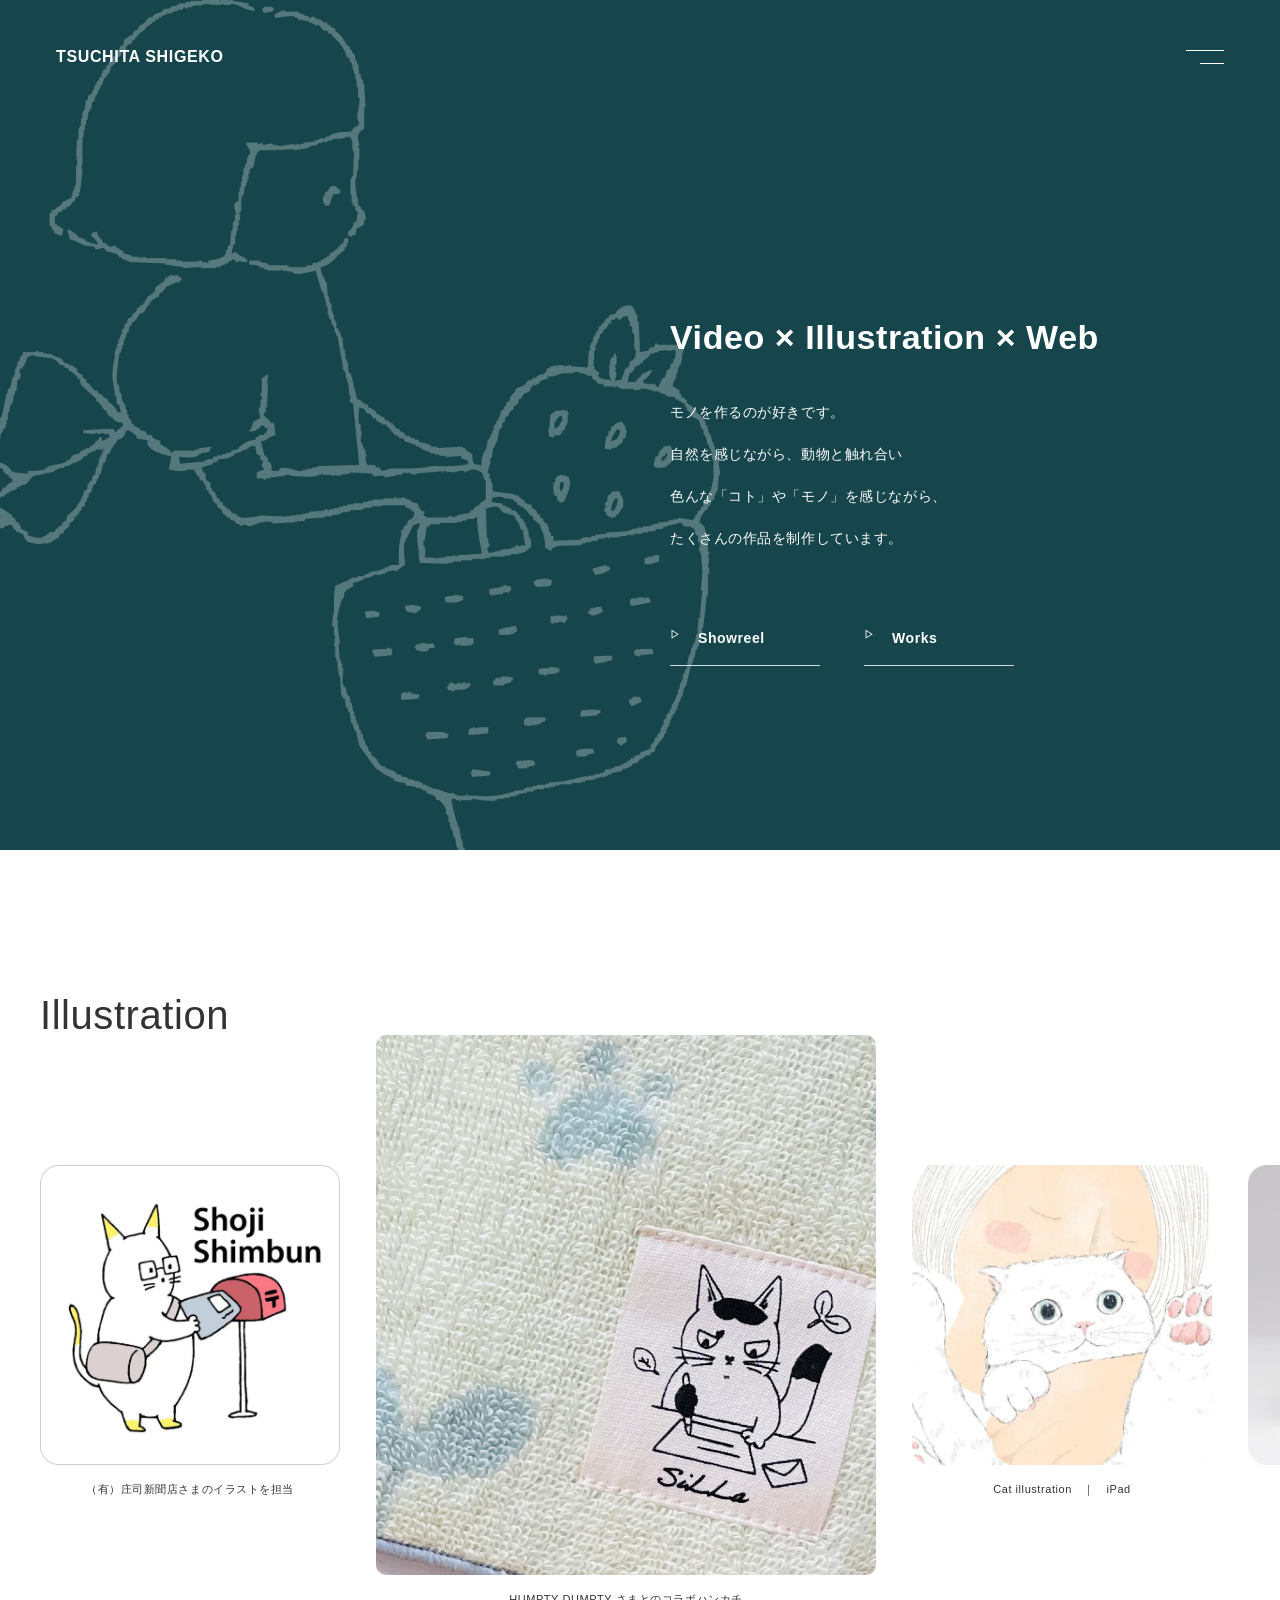
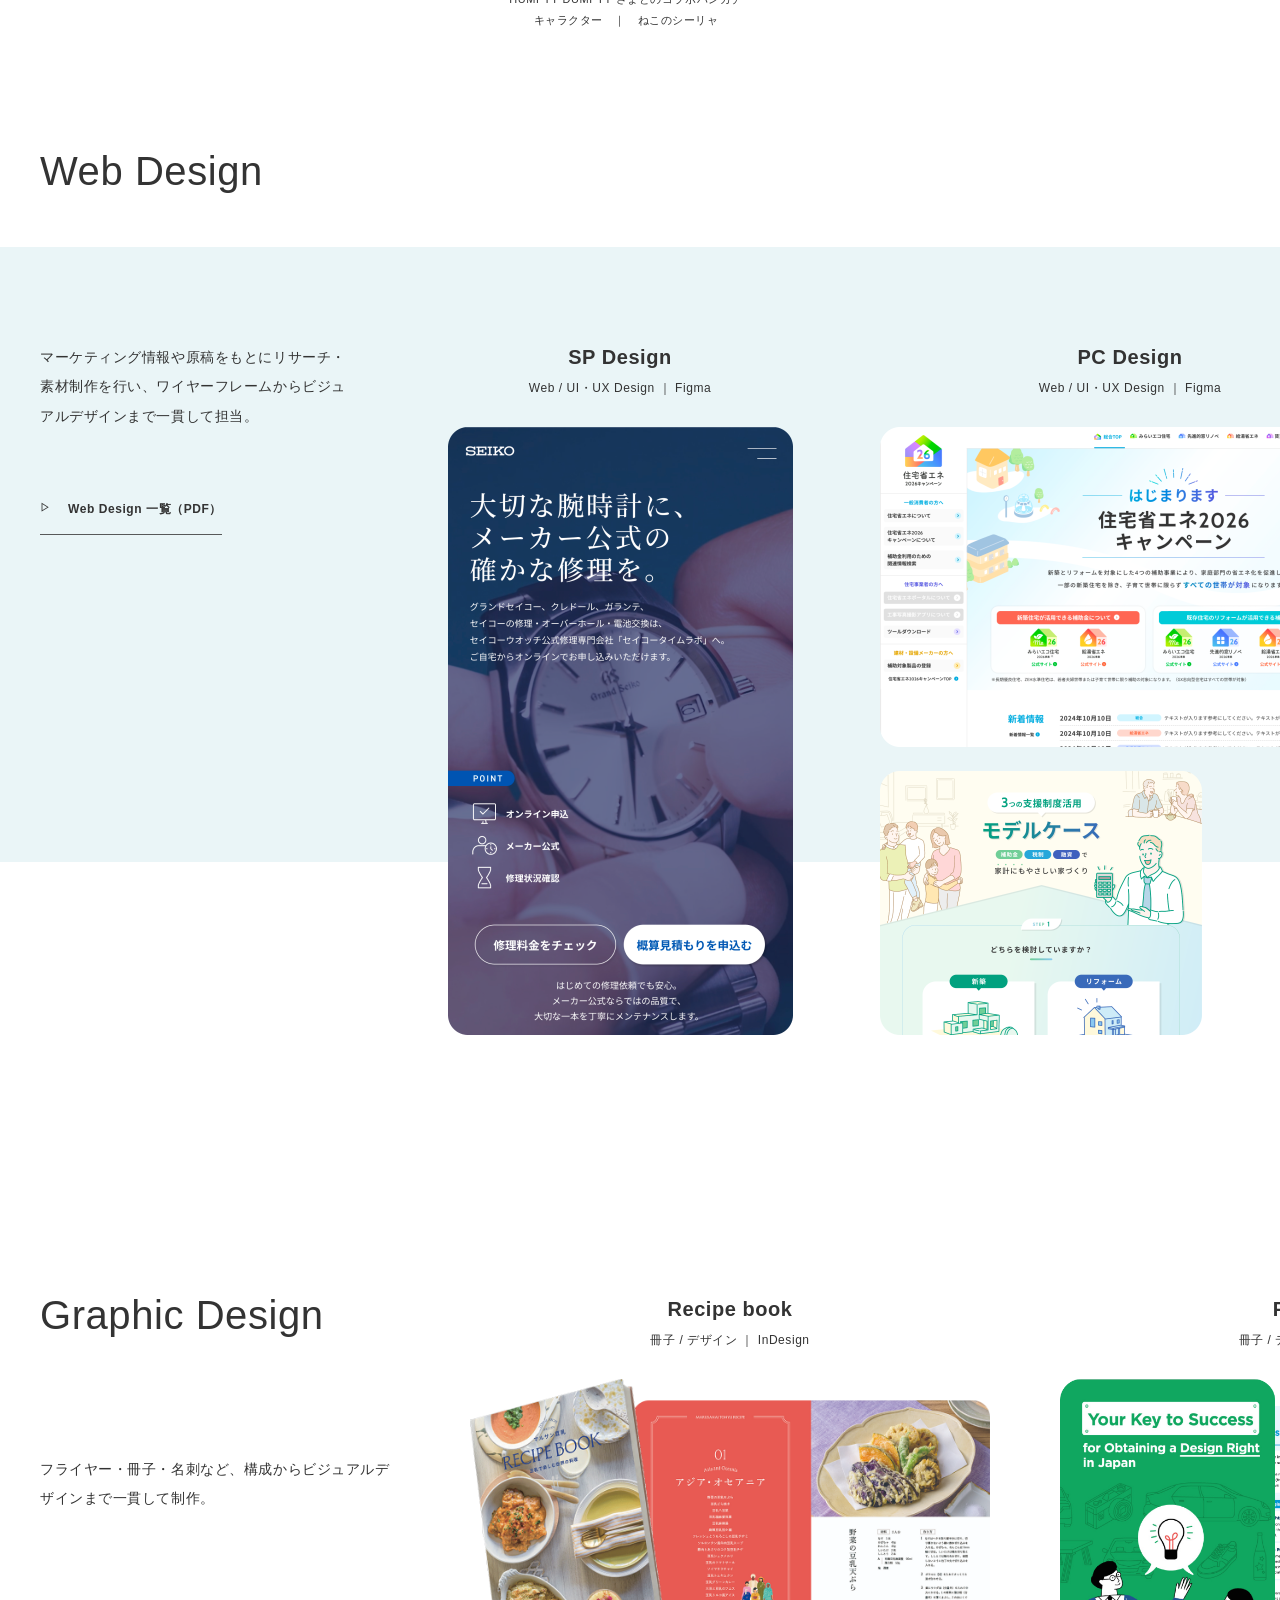
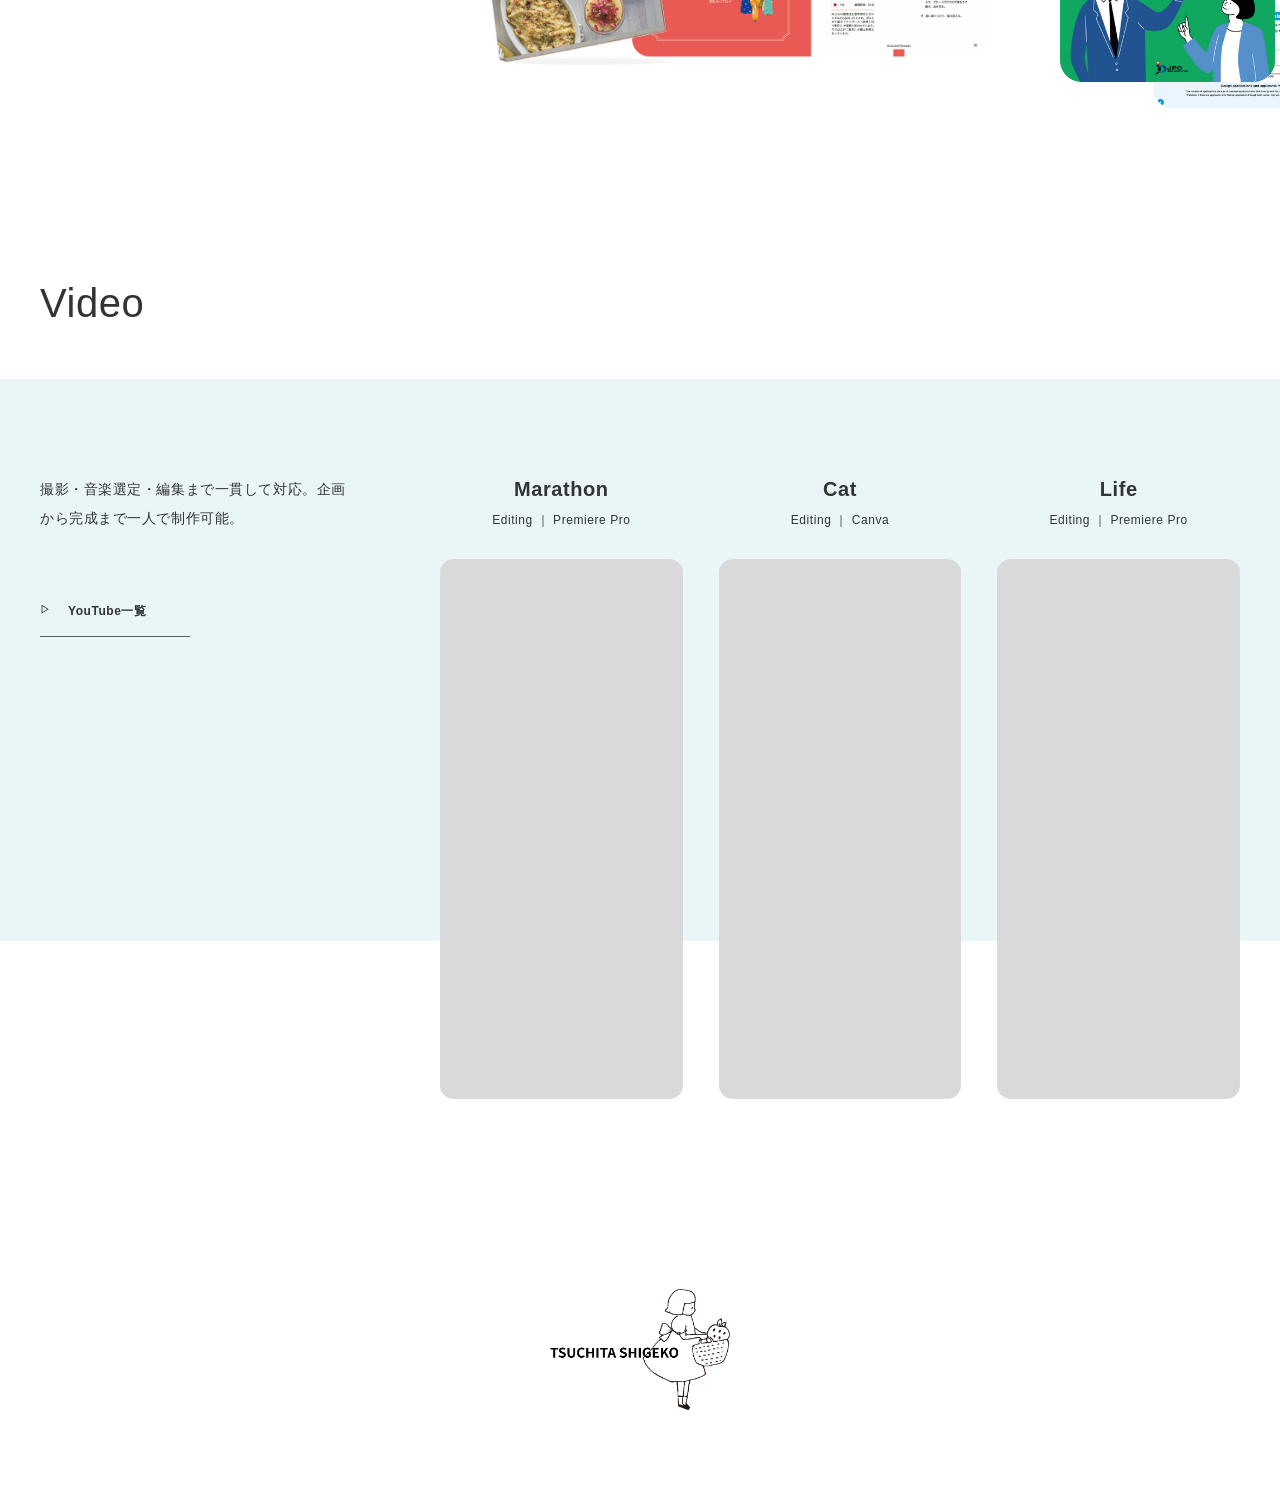
<file: index.html>
<!doctype html>
<html lang="ja">
<head>
  <meta charset="utf-8">
  <meta name="viewport" content="width=device-width, initial-scale=1">
  <title>TSUCHITA SHIGEKO</title>
  <link rel="stylesheet" href="assets/css/style.css">
</head>
<body>
<header class="site-header">
  <a class="site-header__logo" href="index.html">TSUCHITA SHIGEKO</a>
  <button class="site-header__menu" type="button" aria-label="メニューを開く"><span></span><span></span></button>
</header>

<nav class="global-menu" aria-hidden="true">
  <button class="global-menu__close" type="button" aria-label="メニューを閉じる"></button>
  <ul class="global-menu__list">
    <li><a href="index.html">TOP</a></li>
    <li><a href="/sillakissa/">Character</a></li>
    <li><a href="/futari-art/">二人展</a></li>
  </ul>
</nav>

<main>
  <section class="kv">
    <div class="kv__movie">
      <iframe src="https://www.youtube.com/embed/olH-cpOdniY?autoplay=1&mute=1&controls=0&playlist=olH-cpOdniY&loop=1&playsinline=1"
        title="background movie" allow="autoplay; encrypted-media; picture-in-picture" allowfullscreen loading="eager"></iframe>
    </div>
    <div class="kv__overlay"></div>
    <img class="kv__line-art" src="assets/img/top/kv-illustration.png" alt="">
    <div class="kv__content">
      <h1 class="kv__title">Video × Illustration × Web</h1>
      <p class="kv__text">モノを作るのが好きです。<br>自然を感じながら、動物と触れ合い<br>色んな「コト」や「モノ」を感じながら、<br>たくさんの作品を制作しています。</p>
      <div class="kv__links">
        <a class="text-link" href="https://youtu.be/olH-cpOdniY" target="_blank" rel="noopener">Showreel</a>
        <a class="text-link" href="#illustration">Works</a>
      </div>
    </div>
  </section>

  <section class="works works--illustration" id="illustration">
    <div class="works__inner__illust">
      <h2 class="section-title">Illustration</h2>
      <div class="illust-slider">
        <article class="illust-card"><img src="assets/img/top/illust-01.png" alt=""><p>（有）庄司新聞店さまのイラストを担当</p></article>
        <article class="illust-card illust-card--large"><img src="assets/img/top/illust-02.png" alt=""><p>HUMPTY DUMPTY さまとのコラボハンカチ<br>キャラクター　｜　ねこのシーリャ</p></article>
        <article class="illust-card"><img src="assets/img/top/illust-03.png" alt=""><p>Cat illustration　｜　iPad</p></article>
        <article class="illust-card"><img src="assets/img/top/illust-04.png" alt=""><p>Package design　｜　アクリル絵の具</p></article>
      </div>
    </div>
  </section>

  <section class="works works--web">
    <div class="works__heading"><h2 class="pc section-title">Web Design</h2></div>
    <div class="works__body">
      <h2 class="sp-title section-title">Web Design</h2>
      <div class="works__body-inner works__body-inner--web">
        <div class="works__lead">
          <p>マーケティング情報や原稿をもとにリサーチ・素材制作を行い、ワイヤーフレームからビジュアルデザインまで一貫して担当。</p>
          <a class="pc text-link text-link--dark" href="assets/pdf/Portfolio.pdf" target="_blank">Web Design 一覧（PDF）</a>
        </div>
        <article class="web-card web-card--sp">
          <h3>SP Design</h3><p>Web / UI・UX Design ｜ Figma</p>
          <img src="assets/img/top/web-sp.png" alt="">
        </article>
        <article class="web-card web-card--pc">
          <h3>PC Design</h3><p>Web / UI・UX Design ｜ Figma</p>
          <img src="assets/img/top/web-pc.png" alt="">
        </article>
        <div class="sp"><a class="text-link text-link--dark" href="assets/pdf/Portfolio.pdf" target="_blank">Web Design 一覧</a></div>
      </div>
    </div>
  </section>

  <section class="works works--graphic">
    <div class="works__inner works__inner--graphic">
      <div class="works__lead">
        <h2 class="section-title">Graphic Design</h2>
        <p>フライヤー・冊子・名刺など、構成からビジュアルデザインまで一貫して制作。</p>
      </div>
      <article class="graphic-card"><h3>Recipe book</h3><p>冊子 / デザイン ｜ InDesign</p><img src="assets/img/top/graphic-01.png" alt=""></article>
      <article class="graphic-card"><h3>Pamphlet</h3><p>冊子 / デザイン ｜ Illustrator</p><img src="assets/img/top/graphic-02.png" alt=""></article>
    </div>
  </section>

  <section class="works works--video" id="video">
    <div class="works__heading"><h2 class="pc section-title">Video</h2></div>
    <div class="works__body">
      <h2 class="sp-title section-title">Video</h2>
      <div class="works__body-inner works__body-inner--video">
        <div class="works__lead">
          <p>撮影・音楽選定・編集まで一貫して対応。企画から完成まで一人で制作可能。</p>
          <a class="pc text-link text-link--dark" href="https://www.youtube.com/channel/UCe-GQtwEpo4TZa8HiFABtzA" target="_blank">YouTube一覧</a>
        </div>
        <div class="video-slider">
          <article class="video-card"><h3>Marathon</h3><p>Editing ｜ Premiere Pro</p><iframe src="https://www.youtube.com/embed/Ekgq-7zPV-c" title="Marathon" allowfullscreen></iframe></article>
          <article class="video-card"><h3>Cat</h3><p>Editing ｜ Canva</p><iframe src="https://www.youtube.com/embed/Uhmp6E4ltWI" title="Cat" allowfullscreen></iframe></article>
          <article class="video-card"><h3>Life</h3><p>Editing ｜ Premiere Pro</p><iframe src="https://www.youtube.com/embed/oujcqgL7bvI" title="Life" allowfullscreen></iframe></article>
        </div>
        <div class="sp"><a class="text-link text-link--dark" href="https://www.youtube.com/channel/UCe-GQtwEpo4TZa8HiFABtzA" target="_blank">YouTube一覧</a></div>
      </div>
    </div>
  </section>
</main>

<footer class="site-footer"><img src="assets/img/top/footer-logo.png" alt="TSUCHITA SHIGEKO"></footer>
<script src="assets/js/main.js"></script>
</body>
</html>
</file>
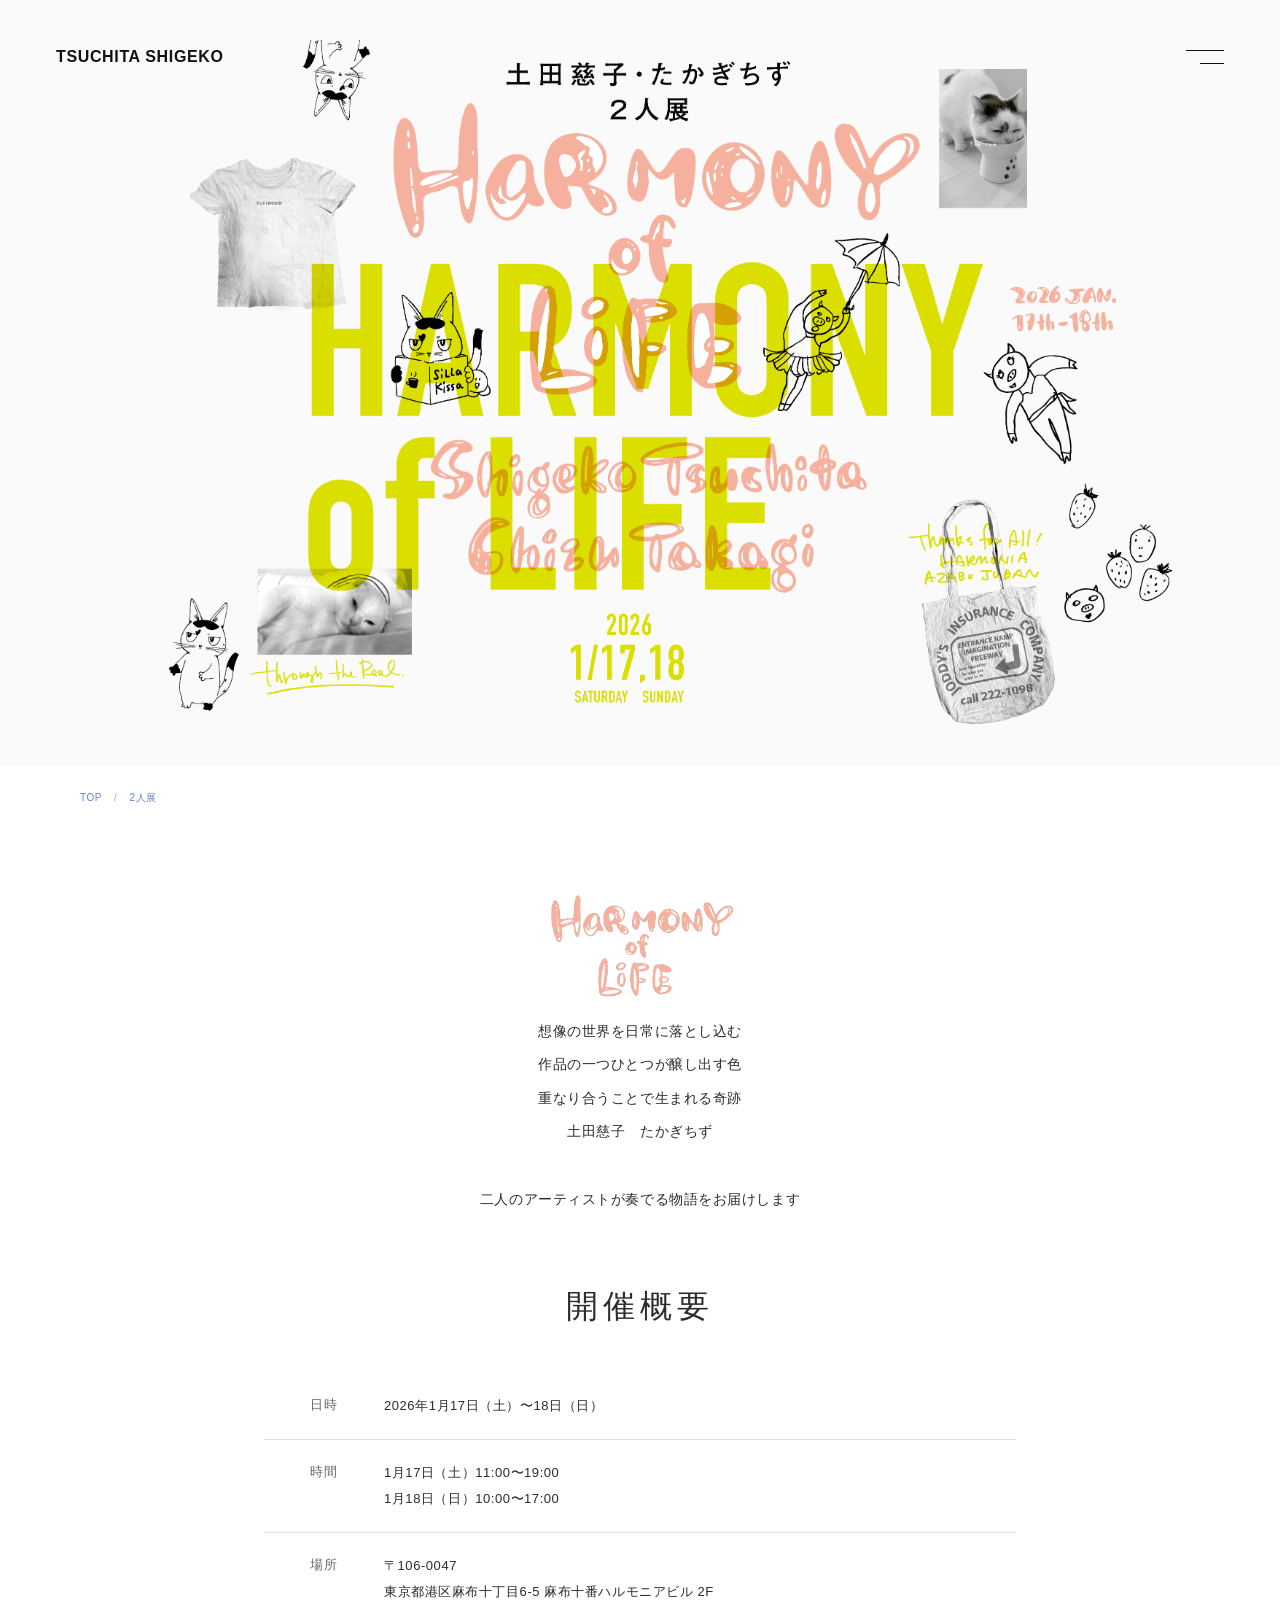
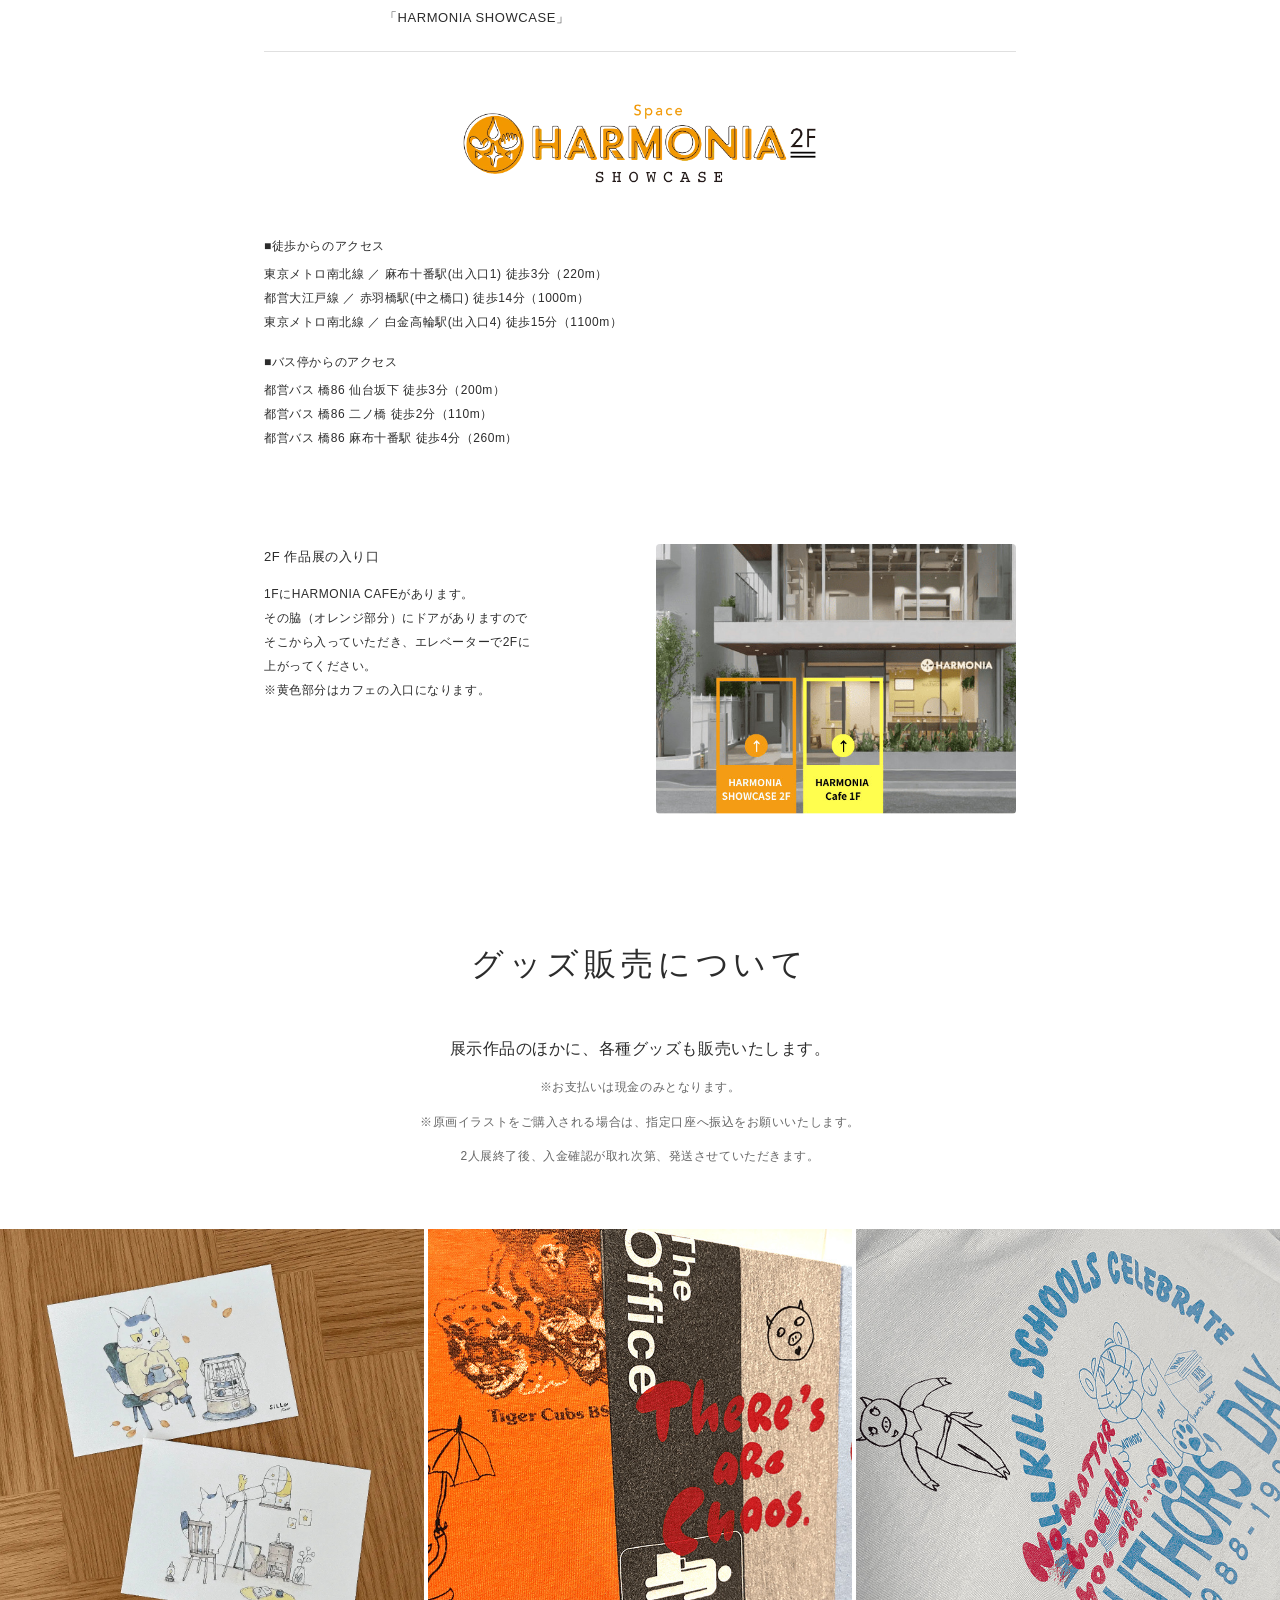
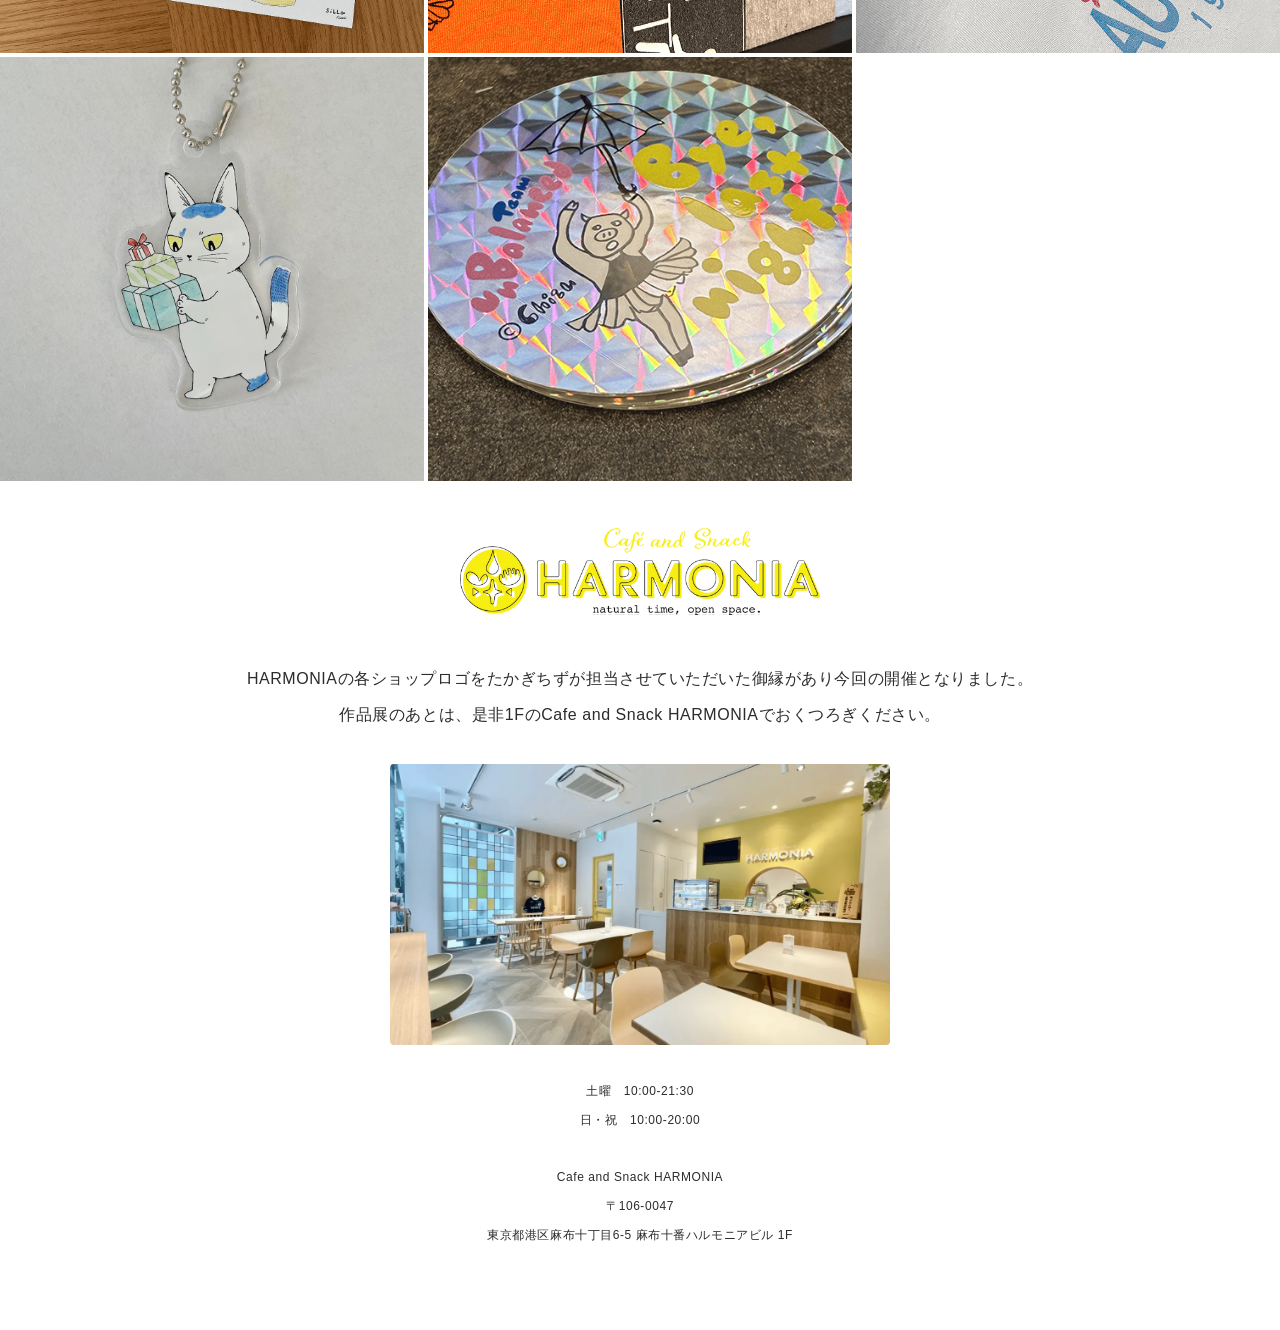
<file: futari-art/index.html>
<!DOCTYPE html>
<html lang="ja">
<head>
  <meta charset="UTF-8">
  <meta name="viewport" content="width=device-width, initial-scale=1.0">
  <title>Harmony of Life | 土田慈子・たかぎちず 2人展</title>
  <link rel="stylesheet" href="../assets/css/futari-art.css">
</head>
<body>
<header class="site-header site-header--dark">
  <a class="site-header__logo" href="../index.html">TSUCHITA SHIGEKO</a>
  <button class="site-header__menu" type="button" aria-label="メニューを開く"><span></span><span></span></button>
</header>
  
<nav class="global-menu" aria-hidden="true">
  <button class="global-menu__close" type="button" aria-label="メニューを閉じる"></button>
  <ul class="global-menu__list">
    <li><a href="../index.html">TOP</a></li>
    <li><a href="../sillakissa/">Character</a></li>
    <li><a href="../futari-art/">2人展</a></li>
  </ul>
</nav>

<!-- KV -->
<section class="kv">
  <div class="kv__img">
    <img src="../assets/img/futari-art/kv.png" alt="Harmony of Life">
  </div>
</section>
  
<nav class="breadcrumb"><a href="../index.html">TOP</a><span>2人展</span></nav>
  
<!-- INTRO -->
<section class="intro">
  <div class="intro__logo">
    <img src="../assets/img/futari-art/harmony-logo.png" alt="Harmony of Life">
  </div>
  <p class="intro__text">
    想像の世界を⽇常に落とし込む<br>
    作品の⼀つひとつが醸し出す⾊<br>
    重なり合うことで⽣まれる奇跡<br>
    土田慈子　たかぎちず<br><br>
    ⼆⼈のアーティストが奏でる物語をお届けします
  </p>
</section>

<!-- OVERVIEW -->
<section class="overview">
  <h2 class="section-title">開催概要</h2>
  <table class="overview__table">
    <tr>
      <th>日時</th>
      <td>2026年1月17日（土）〜18日（日）</td>
    </tr>
    <tr>
      <th>時間</th>
      <td>
        1月17日（土）11:00〜19:00<br>
        1月18日（日）10:00〜17:00
      </td>
    </tr>
    <tr>
      <th>場所</th>
      <td>
        〒106-0047<br>
        東京都港区麻布十丁目6-5 麻布十番ハルモニアビル 2F<br>
        「HARMONIA SHOWCASE」
      </td>
    </tr>
  </table>
</section>

<!-- HARMONIA -->
<section class="harmonia">
  <div class="harmonia__logo">
    <div class="harmonia__logo-img">
      <a href="https://espring.co.jp/pages/rental-space-list" target="_blank"><img src="../assets/img/futari-art/harmonia-logo.png" alt="HARMONIA 2F SHOWCASE"></a>
    </div>
  </div>

  <div class="access">
    <div class="access__text">
      <p>
        <strong>■徒歩からのアクセス</strong>
        東京メトロ南北線 ／ 麻布十番駅(出入口1) 徒歩3分（220m）<br>
        都営大江戸線 ／ 赤羽橋駅(中之橋口) 徒歩14分（1000m）<br>
        東京メトロ南北線 ／ 白金高輪駅(出入口4) 徒歩15分（1100m）
      </p>
      <p>
        <strong>■バス停からのアクセス</strong>
        都営バス 橋86 仙台坂下 徒歩3分（200m）<br>
        都営バス 橋86 二ノ橋 徒歩2分（110m）<br>
        都営バス 橋86 麻布十番駅 徒歩4分（260m）
      </p>
    </div>
    <div class="access__map">
      <iframe src="https://www.google.com/maps/embed?pb=!1m14!1m8!1m3!1d103743.85405763607!2d139.735806!3d35.652484!3m2!1i1024!2i768!4f13.1!3m3!1m2!1s0x60188b0e246e0f63%3A0xa617fd45e6e05490!2sCaf%C3%A9%20and%20Snack%20HARMONIA!5e0!3m2!1sja!2sjp!4v1781696413931!5m2!1sja!2sjp" width="600" height="450" style="border:0;" allowfullscreen="" loading="lazy" referrerpolicy="no-referrer-when-downgrade"></iframe>
    </div>
  </div>

  <div class="entrance">
    <div class="entrance__text">
      <h3>2F 作品展の入り口</h3>
      <p>
        1FにHARMONIA CAFEがあります。<br>
        その脇（オレンジ部分）にドアがありますので<br>
        そこから入っていただき、エレベーターで2Fに<br>
        上がってください。<br>
        ※黄色部分はカフェの入口になります。
      </p>
    </div>
    <div class="entrance__img">
      <img src="../assets/img/futari-art/entrance.jpg" alt="入口">
    </div>
  </div>
</section>

<!-- GOODS -->
<section class="goods">
  <h2 class="section-title">グッズ販売について</h2>
  <div class="goods__text">
    展示作品のほかに、各種グッズも販売いたします。<br>
    <p class="goods__note">※お支払いは現金のみとなります。</p>
    <p class="goods__note">※原画イラストをご購入される場合は、指定口座へ振込をお願いいたします。</p>
    <p class="goods__note">2人展終了後、入金確認が取れ次第、発送させていただきます。</p>
  </div>
</section>

<!-- GALLERY -->
<div class="gallery">
  <div class="gallery__item"><img src="../assets/img/futari-art/item01.jpg" alt="作品1"></div>
  <div class="gallery__item"><img src="../assets/img/futari-art/item02.jpg" alt="作品2"></div>
  <div class="gallery__item"><img src="../assets/img/futari-art/item04.jpg" alt="作品4"></div>
  <div class="gallery__item"><img src="../assets/img/futari-art/item05.jpg" alt="作品5"></div>
  <div class="gallery__item"><img src="../assets/img/futari-art/item06.jpg" alt="作品6"></div>
</div>

<!-- CAFE -->
<section class="cafe">
  <div class="cafe__logo">
    <a href="https://espring.co.jp/pages/cafe-and-snack-harmonia" target="_blank"><img src="../assets/img/futari-art/harmonia-cafe-logo.png" alt="Cafe and Snack HARMONIA"></a>
  </div>
  <p class="cafe__text">
    HARMONIAの各ショップロゴをたかぎちずが担当させていただいた御縁があり今回の開催となりました。<br>
    作品展のあとは、是非1FのCafe and Snack HARMONIAでおくつろぎください。
  </p>
  <div class="cafe__img">
    <img src="../assets/img/futari-art/cafe.jpg" alt="Cafe and Snack HARMONIA">
  </div>
  <div class="cafe__info">
    土曜　10:00-21:30<br>
    日・祝　10:00-20:00<br><br>
    Cafe and Snack HARMONIA<br>
    〒106-0047<br>
    東京都港区麻布十丁目6-5 麻布十番ハルモニアビル 1F
  </div>
</section>
<script src="../assets/js/main.js"></script>
</body>
</html>
</file>
<file: assets/css/style.css>
@charset "UTF-8";

:root {
  --deep: #17474c;
  --pale: #eaf5f7;
  --blue: #5c72bd;
  --text: #333;
  --font: "Helvetica Neue", Arial, "Hiragino Sans", "Yu Gothic", sans-serif;
}

h1, h2 {font-weight: 500;}
* { box-sizing: border-box; }
html { scroll-behavior: smooth; }
body { margin: 0; color: var(--text); font-family: var(--font); font-size: 14px; line-height: 1.9; letter-spacing: .04em; background: #fff; }
a { color: inherit; text-decoration: none; }
img { display: block; max-width: 100%; height: auto; }
.sp, .sp-title {display: none;}
br.sp {display: block;}

.site-header { position: fixed; z-index: 50; top: 42px; left: 56px; right: 56px; display: flex; justify-content: space-between; align-items: center; color: #fff; }
.site-header--dark { color: #111; }
.site-header__logo { font-weight: 700; font-size: 16px; letter-spacing: .04em; }
.site-header__menu { width: 38px; height: 22px; border: 0; padding: 0; background: transparent; color: inherit; cursor: pointer; }
.site-header__menu span { display: block; height: 1px; margin-left: auto; background: currentColor; }
.site-header__menu span:first-child { width: 38px; }
.site-header__menu span:last-child { width: 24px; margin-top: 12px; }

.global-menu { position: fixed; z-index: 100; inset: 0 0 0 auto; width: 360px; padding: 128px 0 0 78px; color: #fff; background: rgba(23,71,76,.92); transform: translateX(100%); transition: transform .35s ease; }
.global-menu.is-open { transform: translateX(0); }
.global-menu__close { position: absolute; top: 46px; right: 58px; width: 56px; height: 56px; border: 0; background: transparent; cursor: pointer; }
.global-menu__close::before, .global-menu__close::after { content: ""; position: absolute; top: 27px; left: 0; width: 70px; height: 1px; background: #fff; }
.global-menu__close::before { transform: rotate(45deg); }
.global-menu__close::after { transform: rotate(-45deg); }
.global-menu__list { list-style: none; padding: 0; margin: 0; }
.global-menu__list a { display: block; margin-bottom: 28px; font-size: 28px; font-weight: 700; }

/* TOP */
.kv { position: relative; height: 850px; overflow: hidden; color: #fff; background: var(--deep); }
.kv__movie, .kv__movie iframe { position: absolute; inset: 0; width: 100%; height: 100%; }
.kv__movie iframe { pointer-events: none; border: 0; transform: scale(1.18); }
.kv__overlay { position: absolute; inset: 0; background: rgba(23,71,76,.6); }
.kv__line-art { position: absolute; left: 0; top: 0; width: 57%; opacity: .68; }
.kv__content { position: absolute; top: 315px; right: 180px; width: 430px; }
.kv__title { margin: 0 0 32px; font-size: 34px; line-height: 1.3; font-weight: 700; }
.kv__text { margin: 0 0 66px; line-height: 3; }
.kv__links { display: flex; gap: 44px; }

.text-link { position: relative; display: inline-block; min-width: 150px; padding: 0 0 14px 28px; font-weight: 700; }
.text-link::before { content: "▷"; position: absolute; left: 0; top: 0; font-size: 10px; }
.text-link::after { content: ""; position: absolute; left: 0; bottom: 0; width: 100%; height: 1px; background: currentColor; opacity: .8; }
.text-link--dark { color: #333; font-size: 12px; }

.works__inner, .works__heading, .works__body-inner { width: min(1360px, calc(100% - 80px)); margin: 0 auto; }
.works__inner__illust { width: min(1360px, calc(100% - 80px)); margin: 0 auto; }
.works--illustration { padding: 145px 0 120px; }
.section-title { margin: 0; font-size: 40px; line-height: 1; font-weight: 500;}
.illust-slider { display: grid; grid-template-columns: 300px 500px 300px 300px; gap: 36px; align-items: center; }
.illust-card img { width: 100%; border-radius: 10px; }
.illust-card p { margin: 14px 0 0; font-size: 11px; text-align: center; }
.illust-card--large img { aspect-ratio: 1 / 1.08; object-fit: cover; }

.works--web, .works--video { padding: 0 0 120px; background: #fff; }
.works__heading { padding-bottom: 56px; }
.works__heading .section-title { margin: 0; text-align: left; }
.works--web .works__body, .works--video .works__body { background: linear-gradient(to bottom, var(--pale) 0 78%, #fff 78% 100%); padding: 96px 0 0; }
.works__body-inner--web { display: grid; grid-template-columns: 320px 360px 500px; gap: 80px; align-items: start; }
.works__body-inner--video { display: grid; grid-template-columns: 320px 1fr; gap: 80px; align-items: start; }
.works__lead p { margin: 0 0 64px; font-size: 14px; line-height: 2.1; }
.web-card, .video-card, .graphic-card { text-align: center; }
.web-card h3, .video-card h3, .graphic-card h3 { margin: 0 0 8px; font-size: 20px; line-height: 1.4; }
.web-card p, .video-card p, .graphic-card p { margin: 0 0 30px; font-size: 12px; line-height: 1.5; }
.web-card img { display: block; margin: 0 auto; border-radius: 10px; }
.web-card--sp img { width: 345px; }
.web-card--pc img { width: 520px; }

.works--graphic { padding: 140px 0 140px; background: #fff; }
.works__inner--graphic { display: grid; grid-template-columns: 360px 520px 520px; gap: 70px; align-items: start; }
.works--graphic .works__lead .section-title { margin: 0 0 120px; text-align: left; }
.graphic-card img { width: 520px; margin: 0 auto 34px; }

.video-slider { display: grid; grid-template-columns: repeat(3, 1fr); gap: 36px; }
.video-card iframe { display: block; width: 100%; height: 540px; border: 0; border-radius: 14px; background: #d9d9d9; }
.site-footer { padding: 70px 0 90px; text-align: center; }
.site-footer img { width: 180px; margin: 0 auto; }

/* CHARACTER */
.character-hero { width: 100%; background: var(--pale); border-radius: 0 0 56px 56px; overflow: hidden; }
.character-hero__inner { position: relative; width: min(1360px, calc(100% - 80px)); height: 880px; margin: 0 auto; }
.character-hero__title { position: absolute; left: 20%; top: 255px; z-index: 2; color: #5c72bd; }
.character-hero__jp { margin: 0; font-size: 70px; line-height: 1.15; font-weight: 500; letter-spacing: .12em; }
.character-hero__en { margin: 26px 0 0; font-size: 12px; letter-spacing: .5em; }
.character-hero__image { position: absolute; right: 12%; bottom: 130px; width: min(625px, 52vw); max-width: none; }

.breadcrumb { width: min(1360px, calc(100% - 160px)); margin: 22px auto 96px; font-size: 10px; color: #6b7fc6; }
.breadcrumb a::after { content: "/"; margin: 0 12px; color: #aaa; }

.character-section__inner { position: relative; width: min(1040px, calc(100% - 160px)); margin: 0 auto; }
.character-section__heading span, .character-story span { display: block; margin-bottom: 28px; color: #5f74c5; font-size: 13px; font-weight: 700; letter-spacing: .26em;}
.character-section__heading h1, .character-section__heading h2, .character-story h2 { margin: 0; font-size: 44px; line-height: 1.5; }

.character-section--coffee { position: relative; padding: 0; background: linear-gradient(to bottom, #fff 0 300px, var(--pale) 300px 100%); border-radius: 0 0 0 56px; }
.character-section--coffee .character-section__inner { display: grid; grid-template-columns: 260px 1fr 160px; column-gap: 40px; align-items: start; }
.character-section--coffee .character-section__heading { grid-column: 1 / 2; }
.character-section--coffee .character-section__body { grid-column: 2 / 3; margin: 54px 0 0; font-size: 12px; }
.character-section__mini { grid-column: 3 / 4; width: 130px; margin-top: 24px; }
.character-movie { grid-column: 2 / 3; width: 100%; height: 330px; margin-top: 52px; background: #d9d9d9; }
.character-movie iframe { display: block; width: 100%; height: 100%; border: 0; }
.character-section--coffee::before, .character-section--coffee::after { content: ""; position: absolute; z-index: 1; background-repeat: no-repeat; background-size: contain; background-position: center; pointer-events: none; }
.character-section--coffee::before { left: calc(50% - 520px); top: 510px; width: 150px; height: 220px; background-image: url("../img/character/picture-book-left.png"); }
.character-section--coffee::after { right: calc(50% - 520px); top: 390px; width: 180px; height: 180px; background-image: url("../img/character/picture-book-right.png"); }
.button-row { grid-column: 2 / 3; display: flex; gap: 14px; justify-content: center; margin-top: 50px; }
.button { display: inline-flex; justify-content: center; align-items: center; min-width: 200px; height: 50px; border-radius: 30px; background: var(--blue); color: #fff; font-size: 18px; font-weight: 700; }
.button--outline { background: #fff; border: 1px solid var(--blue); color: var(--blue); }
.sns-grid { grid-column: 1 / 4; display: flex; justify-content: center; gap: 26px; margin-top: 116px; padding-bottom: 110px; }
.sns-grid a { width: 150px; }
.sns-grid span { display: block; margin-bottom: 8px; color: #5f74c5; font-size: 11px; font-weight: 700; }
.sns-grid img { border-radius: 8px; }

.character-section--product { width: 100%; padding: 220px 0 0; background: linear-gradient(to bottom, var(--pale) 0 75%, #fff 75% 100%); border-radius: 56px 0 0 56px; overflow: hidden; }
.character-section__inner--product { width: min(1360px, calc(100% - 80px)); max-width: none; display: grid; grid-template-columns: 260px 300px minmax(520px, 1fr); column-gap: 56px; align-items: start; }
.character-section--product .character-section__heading { grid-column: 1 / 2; }
.character-section--product .character-section__body { grid-column: 2 / 3; margin: 54px 0 0; font-size: 16px; line-height: 2.35;}
.product-main { grid-column: 3 / 4; grid-row: 1 / 5; width: calc(80% + 40px); max-width: none; justify-self: end; border-radius: 16px 0 0 16px; }
.product-thumbs { grid-column: 1 / 3; display: flex; gap: 28px; margin-top: 82px; }
.product-thumbs img { width: 300px; border-radius: 14px; }
.character-section--product .button { grid-column: 1 / 3; justify-self: center; margin-top: 36px; }

.character-story { width: 100%; padding: 250px 0 0; overflow: hidden; }
.character-story__inner { width: min(1020px, calc(100% - 160px)); margin: 0 auto; display: grid; grid-template-columns: 1fr 520px; gap: 60px; align-items: center; }
.character-story h3 { margin: 80px 0 10px; color: #5f74c5; font-size: 22px; line-height: 1.8; letter-spacing: 0.2em; font-weight: 500;}
.character-story p { font-size: 16px; line-height: 2.5; letter-spacing: 0.1em; font-weight: 300;}
.story-gallery { width: calc(100% - 48px); margin: 260px auto 0; display: grid; grid-template-columns: repeat(2, 1fr); gap: 18px; }
.story-gallery__item--calendar, .story-gallery__item--bag { grid-column: auto; grid-row: auto; border-radius: 14px; }
.story-gallery__item--bread { grid-column: 1 / 3; grid-row: auto; border-radius: 0; }
.story-gallery__item--cafe { grid-column: 1 / 3; grid-row: auto; border-radius: 0 14px 14px 0; }
.story-bottom { width: calc(100% - 48px); margin: -20px auto 0; padding: 88px 0 70px; background: var(--pale); }
.story-bottom img { width: 120px; }

@media (max-width: 767px) {
  .sp {
    display: block;
    width: 44%;
    margin: 0 auto;
  }
  .sp-title{
    display: block;
    width: 100%;
    margin: 0 auto;
  }
  br.sp {
    display: none;
  }
  .pc {display: none;}
  body { font-size: 13px; }
  .site-header { top: 24px; left: 20px; right: 20px; }
  .site-header__logo { font-size: 10px; }
  .site-header__menu { width: 24px; }
  .site-header__menu span:first-child { width: 24px; }
  .site-header__menu span:last-child { width: 16px; margin-top: 8px; }
  .global-menu { width: 100%; padding: 120px 0 0 42px; background: #789899; }
  .global-menu__close { top: 24px; right: 32px; }

  .kv { height: 568px; }
  .kv__movie iframe { transform: scale(2.8); }
  .kv__line-art { top: auto; bottom: -50px; left: 0px; width: 50%; }
  .kv__content { top: 140px; right: 0; left: 0px; width: calc(100% - 80px); margin: 0 auto;}
  .kv__title { font-size: 22px; margin-bottom: 26px; text-align: center;}
  .kv__text { font-size: 14px; line-height: 2.6; margin-bottom: 26px; text-align: center;}
  .kv__links { gap: 36px; }
  .text-link { width: 100%; font-size: 14px; margin: 0 auto;}
  .text-link::after { width: 100%; }
  .text-link::before { content: "▷"; position: absolute; left: 0; top: 6px; font-size: 10px; }
  .kv__links .text-link { width: 90%; }

  .works__inner, .works__heading, .works__body-inner { width: calc(100% - 48px); }
  .works__inner__illust { width: calc(100% - 40px); margin: 0 auto;}
  .works__heading {padding-bottom: 0px;}
  .works--illustration { padding: 70px 0 80px; }
  .section-title { margin-bottom: 20px; font-size: 32px; text-align: center; }
  .illust-slider, .video-slider { display: flex; gap: 20px; overflow-x: auto; scroll-snap-type: x mandatory; padding-bottom: 50px; }
  .illust-card, .video-card { flex: 0 0 170px; scroll-snap-align: center; }
  .illust-card--large { flex-basis: 250px; }
  .works--web, .works--video { padding: 0 0 10px; }
  .works--web .works__body, .works--video .works__body { background: var(--pale); padding: 60px 0 70px; }
  .works__body-inner--web, .works__body-inner--video, .works__inner--graphic { display: block; }
  .works__heading .section-title, .works--graphic .works__lead .section-title { text-align: center; }
  .works--graphic .works__lead .section-title {margin:0 0 28px 0px;}
  .works--graphic { padding: 80px 0 60px;}
  .works__lead { text-align: center; margin-bottom: 42px; }
  .works__lead p, .works works--graphic .works__lead p { width: 90%; margin: 0 auto 50px; text-align: left; font-size: 14px; font-weight: 300;}
  .web-card, .graphic-card { margin-bottom: 46px; }
  .web-card p, .video-card p, .graphic-card p { margin: 0 0 20px;}
  .web-card h3, .video-card h3 { font-size: 20px; }
  .web-card p, .video-card p { margin-bottom: 20px; font-size: 14px; }
  .web-card--sp img, .web-card--pc img, .graphic-card img { width: min(300px, 100%); }
  .video-card iframe { height: 300px; }
  .site-footer { padding: 20px 0; }

  .character-hero { border-radius: 0 0 24px 24px; }
  .character-hero__inner { width: 100%; height: 400px; padding: 72px 22px 28px; }
  .character-hero__title { left: 10%; top: 130px; }
  .character-hero__jp { font-size: 34px; }
  .character-hero__en { margin-top: 14px; font-size: 8px; }
  .character-hero__image { right: 6%; bottom: 36px; width: 70%; }
  .breadcrumb { display: none; }

  .character-section__inner, .character-story__inner { width: calc(100% - 48px); }
  .character-section--coffee { padding: 66px 0 0; background: linear-gradient(to bottom, #fff 0 320px, var(--pale) 320px 100%); border-radius: 0 0 0 26px; }
  .character-section--coffee .character-section__inner { display: block; }
  .character-section--coffee::before, .character-section--coffee::after, .character-section__mini { display: none; }
  .character-section__heading h1, .character-section__heading h2, .character-story h2 { font-size: 44px; line-height: 1.25; letter-spacing: .08em;}
  .character-section--coffee .character-section__body { margin: 24px 0 30px; }
  .character-movie { width: 100%; height: 210px; margin-top: 28px; }
  .button-row { margin-top: 18px; }
  .sns-grid { display: grid; grid-template-columns: repeat(2, 1fr); gap: 18px; margin-top: 62px; padding-bottom: 70px; }
  .sns-grid a { width: auto; }

  .character-section--product {padding: 0; border-radius: 0 0 0px 26px; background: linear-gradient(to bottom, var(--pale) 0 80%, #fff 80% 100%); }
  .character-section--product .button {display: block; margin: 30px auto; text-align: center; line-height: 50px; width: 70%;}
  .character-section__inner--product { width: calc(100% - 48px); display: block; }
  .product-main { width: calc(90% + 24px); margin: 28px -40px 24px auto; border-radius: 14px 0 0 14px; }
  .product-thumbs { display: grid; grid-template-columns: repeat(2, 1fr); gap: 16px; margin-top: 24px; }
  .product-thumbs img { width: 100%; }

  .character-story { padding-top: 80px; }
  .character-story h3 { font-size: 16px; margin: 40px 0 10px;}
  .character-story p { font-size: 13px; line-height: 2.5; letter-spacing: 0.1em; font-weight: 300;}
  .character-story__inner { display: block; }
  .character-story__inner img { margin-top: 40px; }
  .story-gallery { width: calc(85% - 48px); margin: 60px auto 0; display: grid; grid-template-columns: repeat(2, 1fr); gap: 18px; }
  .story-gallery__item--calendar, .story-gallery__item--bag { grid-column: auto; grid-row: auto; border-radius: 14px; }
  .story-gallery__item--bread { grid-column: 1 / 3; grid-row: auto; border-radius: 0; }
  .story-gallery__item--cafe { grid-column: 1 / 3; grid-row: auto; border-radius: 0 14px 14px 0; }
  .story-bottom { width: calc(100% - 48px); margin: 60px auto 0 auto; padding: 10px 0 10px; background: var(--pale); }
  .story-bottom img { width: 160px; }
}


/* =========================================================
   PICTURE BOOK FULL FIX - MUST BE AT END
   grid不使用 / PC指定：動画910px・左240px・右300px・上260px
   ========================================================= */

.character-section--coffee {
  position: relative !important;
  padding: 0 !important;
  background: linear-gradient(to bottom, #fff 0 480px, var(--pale) 480px 100%) !important;
  overflow: hidden !important;
  border-radius: 0 !important;
}

.picture-book {
  position: relative;
  width: 100%;
  min-height: 1010px;
}

.picture-book__head {
  position: relative;
  width: min(1120px, calc(100% - 80px));
  height: 290px;
  margin: 0 auto;
}

.picture-book__title-block {
  position: absolute;
  left: 0;
  top: 0;
}

.picture-book__label {
  display: block;
  margin-bottom: 38px;
  color: #5f74c5;
  font-size: 13px;
  font-weight: 700;
  line-height: 1;
  letter-spacing: .26em;
}

.picture-book__title {
  margin: 0;
  font-size: 44px;
  line-height: 1.25;
  letter-spacing: .08em;
}

.picture-book__text {
  position: absolute;
  left: 340px;
  top: 62px;
  margin: 0;
  font-size: 16px;
  line-height: 2.35;
  letter-spacing: .06em;
}

.picture-book__mini {
  position: absolute;
  right: 0;
  top: -72px;
  width: 260px;
  max-width: none;
}

.picture-book__body {
  position: relative;
  width: 100%;
  height: 610px;
}

.picture-book__movie {
  position: absolute;
  left: 50%;
  top: 0;
  width: 800px;
  height: 452px;
  transform: translateX(-50%);
  background: #d9d9d9;
  z-index: 2;
}

.picture-book__movie iframe {
  display: block;
  width: 100%;
  height: 100%;
  border: 0;
  background: #d9d9d9;
}

.picture-book__cover {
  position: absolute;
  left: calc(45% - 675px);
  top: 330px;
  width: 240px;
  max-width: none;
  z-index: 3;
  border-radius: 10px;
}

.picture-book__image {
  position: absolute;
  left: calc(50% + 530px);
  top: 88px;
  width: 300px;
  max-width: none;
  z-index: 3;
  border-radius: 10px;
}

.picture-book__buttons {
  position: absolute;
  left: 50%;
  top: 550px;
  display: flex;
  justify-content: center;
  gap: 18px;
  transform: translateX(-50%);
  z-index: 4;
}

.picture-book .sns-grid {
  display: flex;
  justify-content: center;
  gap: 26px;
  margin: 210px auto 0;
  padding-bottom: 0px;
}

.picture-book .sns-grid a {
  width: 300px;
}

.picture-book .sns-grid span {
  display: block;
  margin-bottom: 8px;
  color: #5f74c5;
  font-size: 11px;
  font-weight: 700;
}

.picture-book .sns-grid img {
  border-radius: 8px;
}

/* old parts hidden */
.character-section--coffee::before,
.character-section--coffee::after,
.character-section__mini,
.character-movie {
  display: none !important;
}

@media (max-width: 767px) {
  
  .character-section--coffee {
    background: linear-gradient(to bottom, #fff 0 390px, var(--pale) 390px 100%) !important;
  }
  
  .picture-book {
    min-height: auto;
    padding: 66px 0 0;
  }

  .picture-book__head {
    width: calc(100% - 48px);
    height: auto;
    margin: 0 auto;
  }

  .picture-book__title-block,
  .picture-book__text,
  .picture-book__mini {
    position: static;
  }

  .picture-book__label, .character-section__heading span, .character-story span {
    margin-bottom: 20px;
    font-size: 10px;
  }

  .picture-book__title, .character-section__heading h1, .character-section__heading h2, .character-story h2 {
    font-size: 24px;
  }

  .picture-book__text {
    margin-top: 30px;
    font-size: 13px;
    line-height: 2.1;
    font-weight: 300;
  }
  
  .character-section--product .character-section__body {
    margin-top: 30px;
    font-size: 13px;
    line-height: 2.1;
    font-weight: 300;
  }
  
  .picture-book__mini {
    display: none;
  }

  .picture-book__body {
    width: calc(96% - 48px);
    height: auto;
    margin: 30px auto 0;
  }

  .picture-book__cover,
  .picture-book__image {
    display: none;
  }

  .picture-book__movie {
    position: relative;
    left: auto;
    top: auto;
    width: 100%;
    height: 210px;
    transform: none;
  }

  .picture-book__buttons {
    position: relative;
    left: auto;
    top: auto;
    margin-top: 30px;
    transform: none;
  }
  .picture-book__buttons .button {
    min-width:160px;
    font-size: 16px;
  }

  .picture-book .sns-grid {
    width: calc(100% - 48px);
    display: grid;
    grid-template-columns: repeat(2, 1fr);
    gap: 18px;
    margin-top: 100px;
    padding-bottom: 100px;
  }

  .picture-book .sns-grid a {
    width: auto;
  }
}
/* =========================================================
   FINAL GALLERY FIX
   PC: gridを使わずabsolute配置で複雑なレイアウトに対応
   SP: sp-gallery.png 1枚画像のみ表示
   ========================================================= */

.story-gallery {
  position: relative;
  width: min(1560px, calc(100% - 70px));
  height: 980px;
  margin: 240px auto 0;
  display: block;
}

.story-gallery__item {
  position: absolute;
  display: block;
  width: auto;
  max-width: none;
}

.story-gallery__item--calendar {
  left: 95px;
  top: 0;
  width: 270px;
  border-radius: 16px;
}

.story-gallery__item--bag {
  left: 425px;
  top: 115px;
  width: 270px;
  border-radius: 16px;
}

.story-gallery__item--bread {
  right: -40px;
  top: 100px;
  width: 720px;
  border-radius: 0;
}

.story-gallery__item--cafe {
  left: -40px;
  top: 525px;
  width: 560px;
  border-radius: 0 16px 16px 0;
}

.story-bottom {
  width: 100%;
  margin: -160px auto 0;
  padding: 190px 0 40px;
  background: var(--pale);
  text-align: center;
}

.story-bottom img {
  width: 130px;
  margin: 0 auto;
}

.story-gallery-sp {
  display: none;
}

@media (max-width: 767px) {
  .story-gallery--pc {
    display: none;
  }
  .story-gallery-sp {
    display: block;
    width: 100%;
    margin: 60px auto 0;
  }
  .story-gallery-sp img {
    display: block;
    width: 100%;
    height: auto;
  }
  .story-bottom img {
    width: 120px;
  }
}
</file>
<file: assets/css/futari-art.css>
*, *::before, *::after { box-sizing: border-box; margin: 0; padding: 0; }

:root {
  --white: #ffffff;
  --bg: #fafafa;
  --text: #2c2c2c;
  --text-light: #666;
  --border: #e0e0e0;
  --yellow: #d4c832;
  --pink: #e8a0a0;
  --font: "Helvetica Neue", Arial, "Hiragino Sans", "Yu Gothic", sans-serif;
}
h1, h2 {font-weight: 500;}
* { box-sizing: border-box; }
html { scroll-behavior: smooth; }
body { margin: 0; color: var(--text); font-family: var(--font); font-size: 14px; line-height: 1.9; letter-spacing: .04em; background: #fff; }
a { color: inherit; text-decoration: none; }
img { max-width: 100%; display: block; }

.site-header { position: fixed; z-index: 50; top: 42px; left: 56px; right: 56px; display: flex; justify-content: space-between; align-items: center; color: #fff; }
.site-header--dark { color: #111; }
.site-header__logo { font-weight: 700; font-size: 16px; letter-spacing: .04em; }
.site-header__menu { width: 38px; height: 22px; border: 0; padding: 0; background: transparent; color: inherit; cursor: pointer; }
.site-header__menu span { display: block; height: 1px; margin-left: auto; background: currentColor; }
.site-header__menu span:first-child { width: 38px; }
.site-header__menu span:last-child { width: 24px; margin-top: 12px; }

.global-menu { position: fixed; z-index: 100; inset: 0 0 0 auto; width: 360px; padding: 128px 0 0 78px; color: #fff; background: rgba(23,71,76,.92); transform: translateX(100%); transition: transform .35s ease; }
.global-menu.is-open { transform: translateX(0); }
.global-menu__close { position: absolute; top: 46px; right: 58px; width: 56px; height: 56px; border: 0; background: transparent; cursor: pointer; }
.global-menu__close::before, .global-menu__close::after { content: ""; position: absolute; top: 27px; left: 0; width: 70px; height: 1px; background: #fff; }
.global-menu__close::before { transform: rotate(45deg); }
.global-menu__close::after { transform: rotate(-45deg); }
.global-menu__list { list-style: none; padding: 0; margin: 0; }
.global-menu__list a { display: block; margin-bottom: 28px; font-size: 28px; font-weight: 700; }
    
.breadcrumb { width: min(1360px, calc(100% - 160px)); margin: 22px auto 96px; font-size: 10px; color: #6b7fc6; }
.breadcrumb a::after { content: "/"; margin: 0 12px; color: #aaa; }
    
/* KV */
.kv {
  width: 100%;
  background: var(--bg);
  padding: 40px 20px;
  text-align: center;
}

.kv__label {
  font-size: 12px;
  letter-spacing: 0.15em;
  margin-bottom: 16px;
  color: var(--text-light);
}

.kv__img {
  max-width: 1200px;
  width: 100%;
  margin: 0 auto;
  aspect-ratio: 700 / 400;
  display: flex;
  align-items: center;
  justify-content: center;
  color: #aaa;
  font-size: 13px;
  border-radius: 4px;
}

.kv__img img { width: 100%; height: 100%; object-fit: cover; border-radius: 4px; }

/* INTRO */
.intro {
  max-width: 680px;
  margin: 60px auto;
  padding: 0 24px;
  text-align: center;
}

.intro__logo {
  margin: 0 auto 32px;
  width: 200px;
  height: 80px;
  display: flex;
  align-items: center;
  justify-content: center;
  color: #aaa;
  font-size: 12px;
  border-radius: 4px;
}

.intro__logo img { width: 100%; }

.intro__text {
  font-size: 14px;
  line-height: 2.4;
  color: var(--text);
}

/* OVERVIEW */
.overview {
  max-width: 800px;
  margin: 0 auto 60px;
  padding: 0 24px;
}

.section-title {
  font-size: 32px;
  font-weight: 400;
  letter-spacing: 0.15em;
  text-align: center;
  padding-bottom: 16px;
  margin-bottom: 20px;
}

.overview__table {
  width: 100%;
  border-collapse: collapse;
}

.overview__table tr {
  border-bottom: 1px solid var(--border);
}

.overview__table th {
  width: 120px;
  padding: 20px 0;
  font-size: 13px;
  font-weight: 400;
  color: var(--text-light);
  vertical-align: top;
  white-space: nowrap;
}

.overview__table td {
  padding: 20px 0;
  font-size: 13px;
  line-height: 2;
}

/* HARMONIA */
.harmonia {
  max-width: 800px;
  margin: 0 auto 120px;
  padding: 0 24px;
}

.harmonia__logo {
  text-align: center;
  margin-bottom: 40px;
}

.harmonia__logo-img {
  width: 360px;
  height: 60px;
  display: inline-flex;
  align-items: center;
  justify-content: center;
  color: #aaa;
  font-size: 12px;
  border-radius: 4px;
}

.harmonia__logo-img img { width: 100%; }

.access {
  display: grid;
  grid-template-columns: 1fr 1fr;
  gap: 32px;
  margin-bottom: 40px;
}

.access__text { font-size: 12px; line-height: 2; color: var(--text); }
.access__text p { margin-bottom: 16px; }
.access__text strong { font-weight: 500; display: block; margin-bottom: 4px; }

.access__map {
  border-radius: 4px;
  aspect-ratio: 4/3;
  display: flex;
  align-items: center;
  justify-content: center;
  color: #aaa;
  font-size: 12px;
  overflow: hidden;
}

.access__map img { width: 100%; height: 100%; object-fit: cover; }

.entrance {
  display: grid;
  grid-template-columns: 1fr 1fr;
  gap: 32px;
  margin-bottom: 40px;
}

.entrance__text { font-size: 12px; line-height: 2; }
.entrance__text h3 { font-size: 13px; font-weight: 500; margin-bottom: 12px; }

.entrance__img {
  border-radius: 4px;
  aspect-ratio: 4/3;
  display: flex;
  align-items: center;
  justify-content: center;
  color: #aaa;
  font-size: 12px;
  overflow: hidden;
}

.entrance__img img { width: 100%; height: 100%; object-fit: cover; }

/* GOODS */
.goods {
  max-width: 800px;
  margin: 0 auto 60px;
  padding: 0 24px;
}

.goods__text {
  font-size: 16px;
  line-height: 2.2;
  text-align: center;
  margin-bottom: 40px;
  color: var(--text);
}

.goods__note {
  font-size: 12px;
  color: var(--text-light);
  margin-top: 8px;
}

/* GALLERY */
.gallery {
  display: grid;
  grid-template-columns: repeat(3, 1fr);
  gap: 4px;
  margin-bottom: 60px;
}

.gallery__item {
  aspect-ratio: 1;
  background: #e8e8e8;
  overflow: hidden;
}

.gallery__item img { width: 100%; height: 100%; object-fit: cover; }

.gallery__placeholder {
  width: 100%;
  height: 100%;
  display: flex;
  align-items: center;
  justify-content: center;
  color: #aaa;
  font-size: 12px;
}

/* CAFE */
.cafe {
  max-width: 1000px;
  margin: 0 auto 80px;
  padding: 0 24px;
  text-align: center;
}

.cafe__logo {
  margin: 0 auto 60px;
  width: 360px;
  height: 60px;
  display: inline-flex;
  align-items: center;
  justify-content: center;
  font-size: 12px;
  border-radius: 4px;
}

.cafe__logo img { width: 100%; }

.cafe__text {
  font-size: 16px;
  line-height: 2.2;
  margin-bottom: 32px;
}

.cafe__img {
  max-width: 500px;
  margin: 0 auto 32px;
  background: #e8e8e8;
  aspect-ratio: 16/9;
  border-radius: 4px;
  display: flex;
  align-items: center;
  justify-content: center;
  color: #aaa;
  font-size: 12px;
  overflow: hidden;
}

.cafe__img img { width: 100%; height: 100%; object-fit: cover; }

.cafe__info {
  font-size: 12px;
  line-height: 2.4;
  color: var(--text);
}

@media (max-width: 767px) {
    .character-hero__inner {
        width: 100%;
        height: 400px;
        padding: 72px 22px 28px;
    }
    .breadcrumb {
        display: none;
    }
  .section-title {
        font-size: 28px;
  }
}

/* RESPONSIVE: iPad以上はPC */
@media (max-width: 767px) {
  .access { grid-template-columns: 1fr; }
  .entrance { grid-template-columns: 1fr; }
  .gallery { grid-template-columns: repeat(2, 1fr); }
  .overview__table th { width: 80px; font-size: 12px; }
  .overview__table td { font-size: 12px; }
}
</file>
